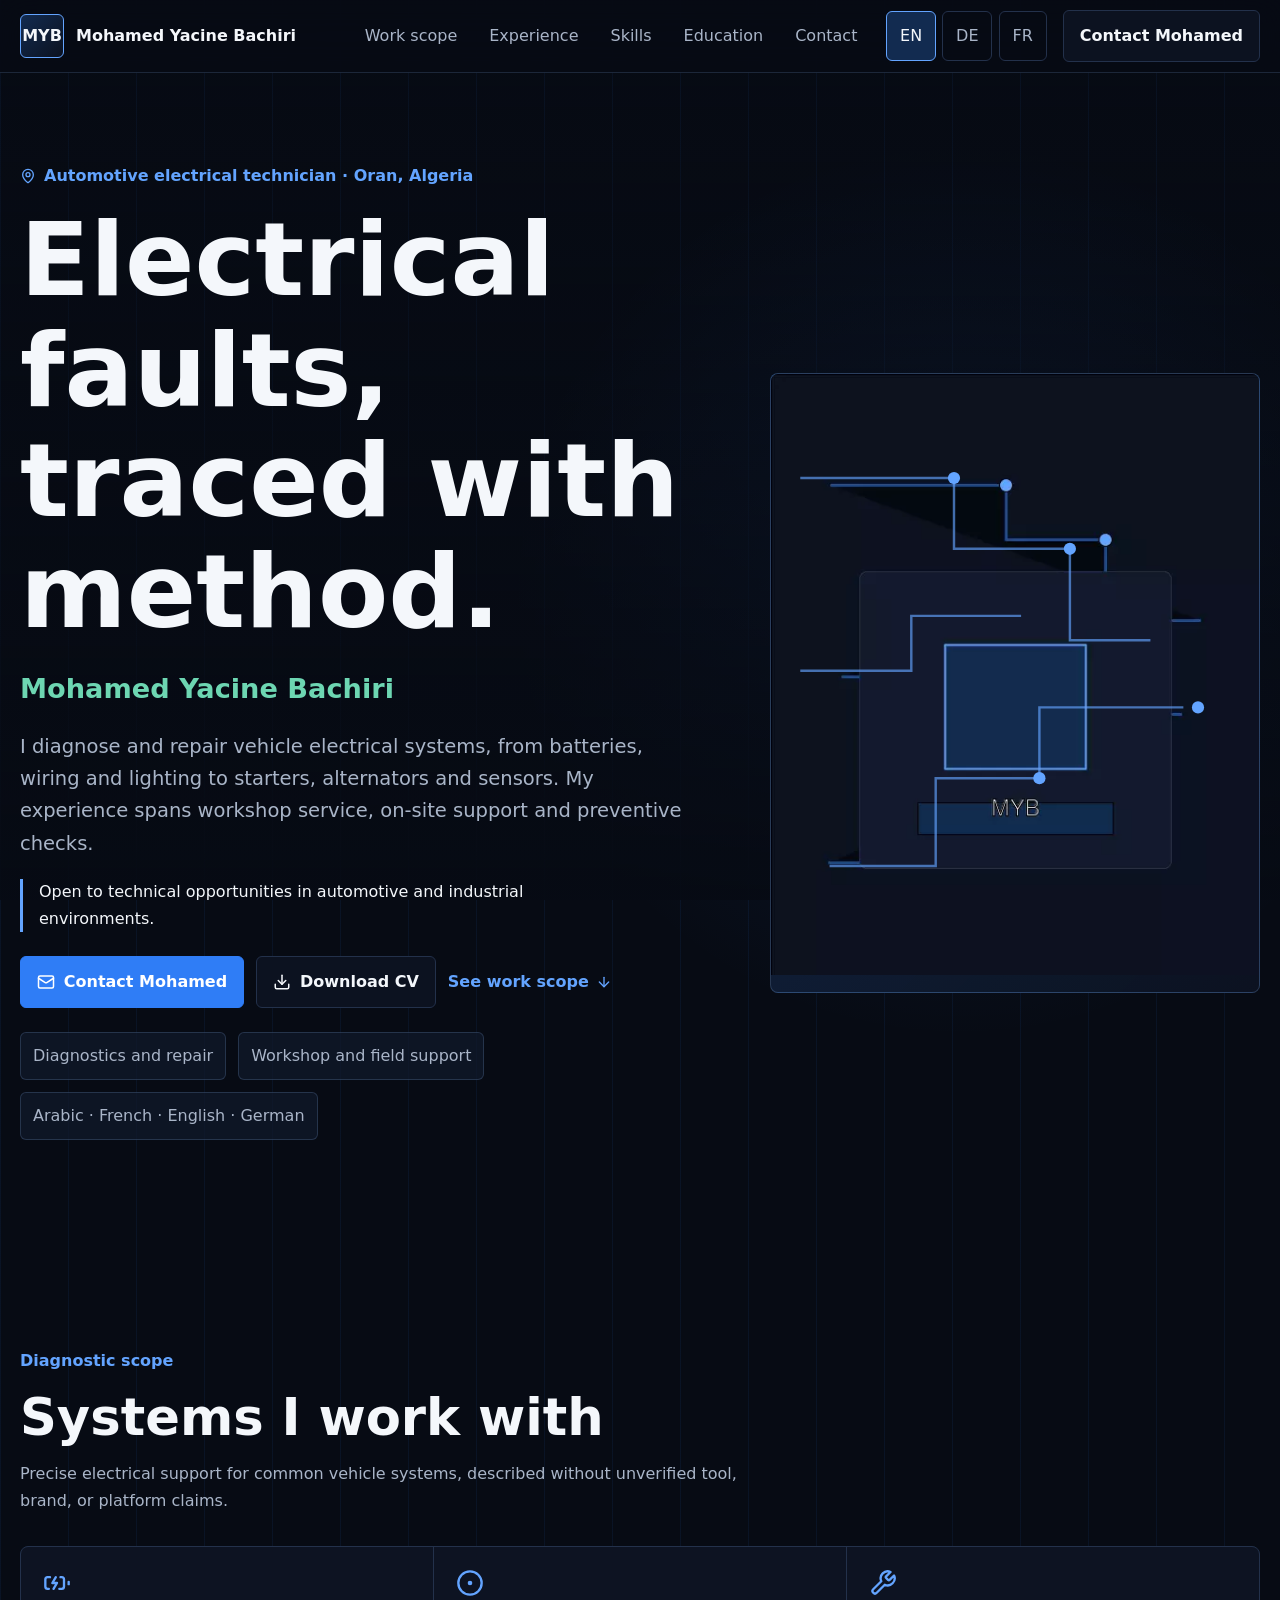
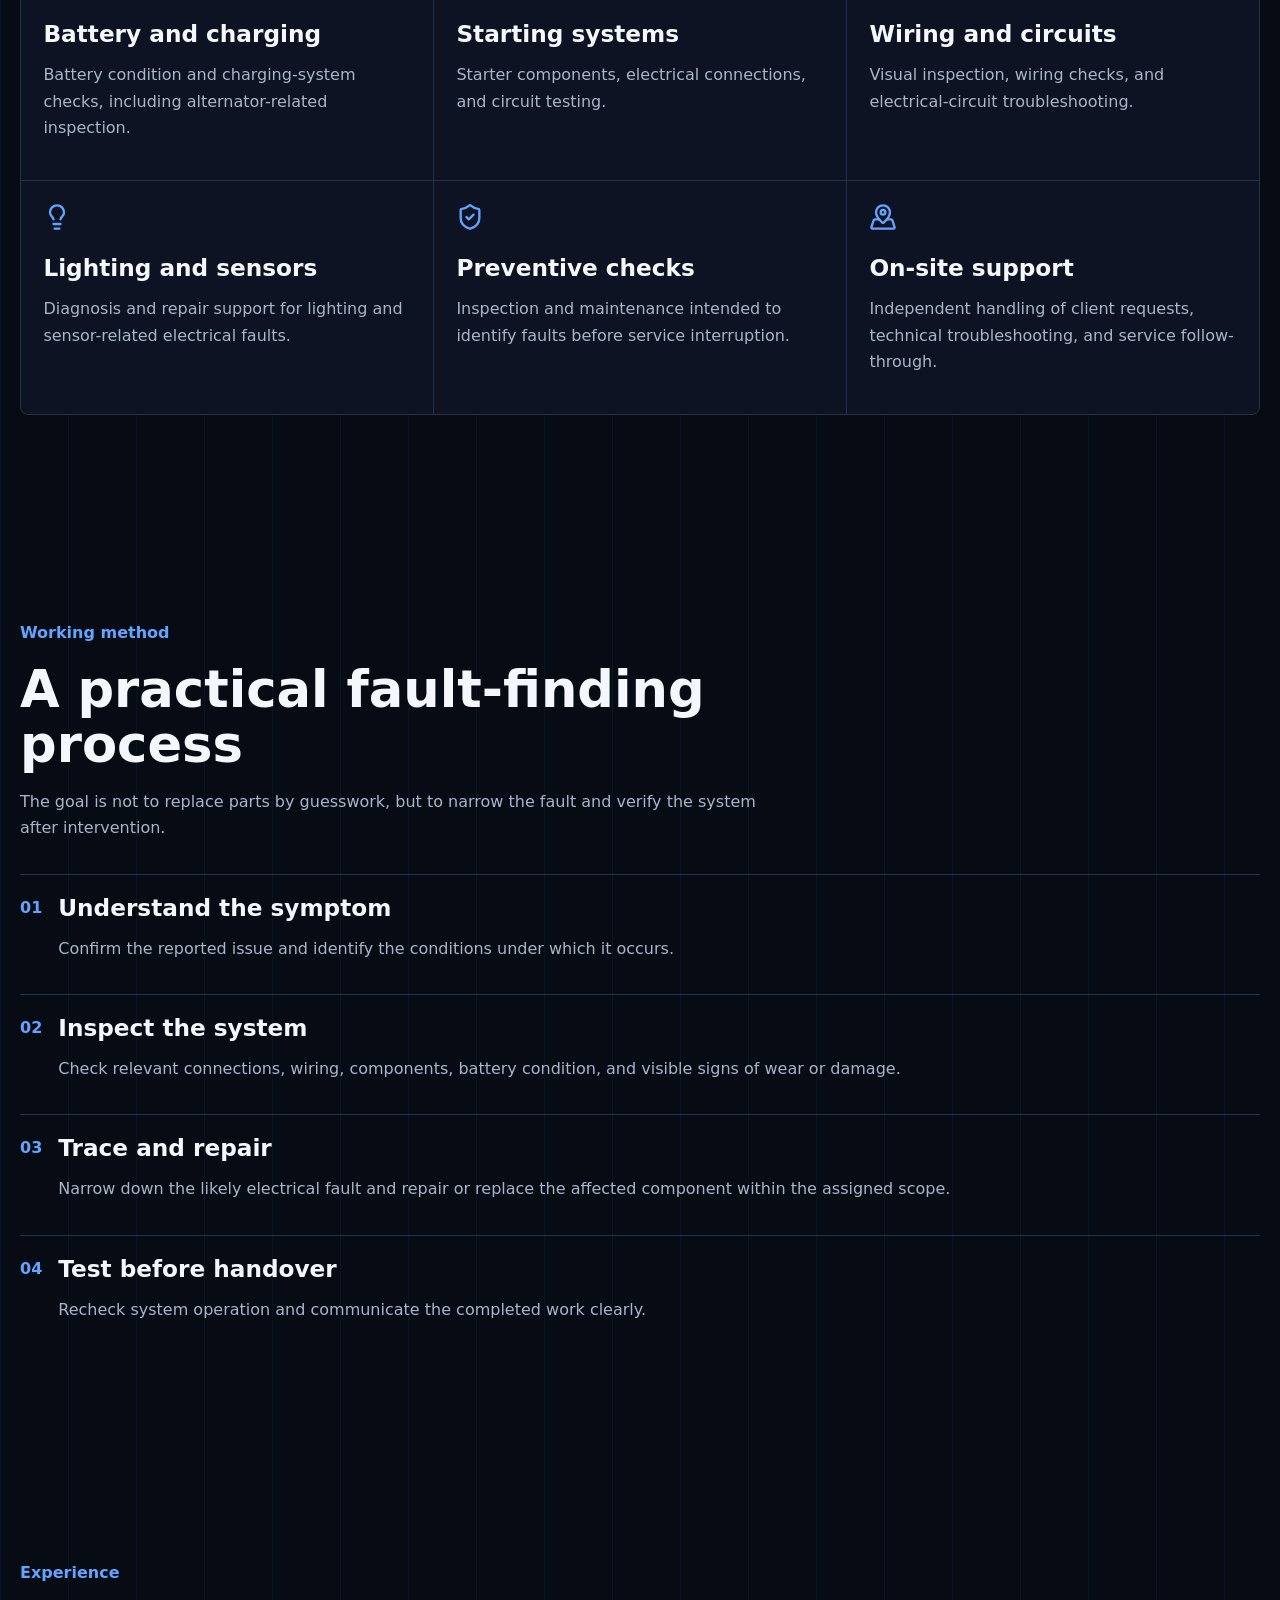
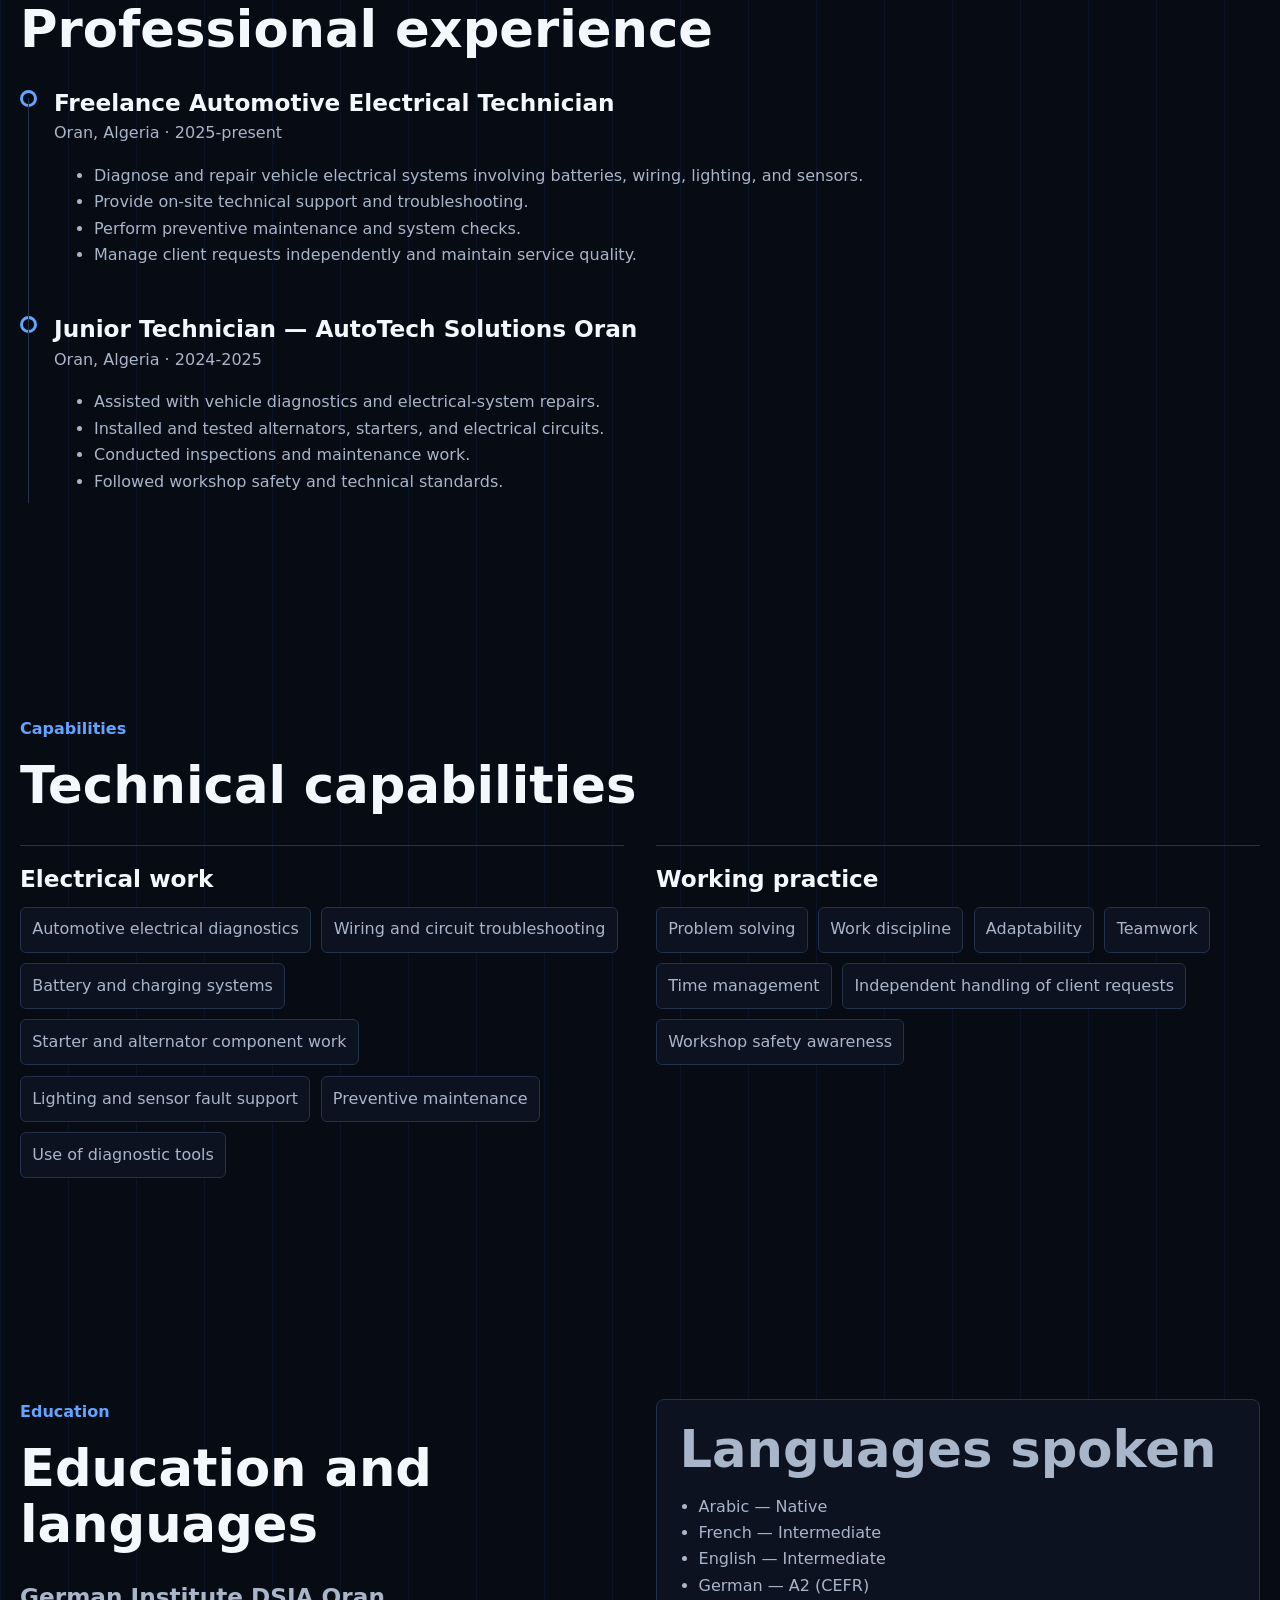
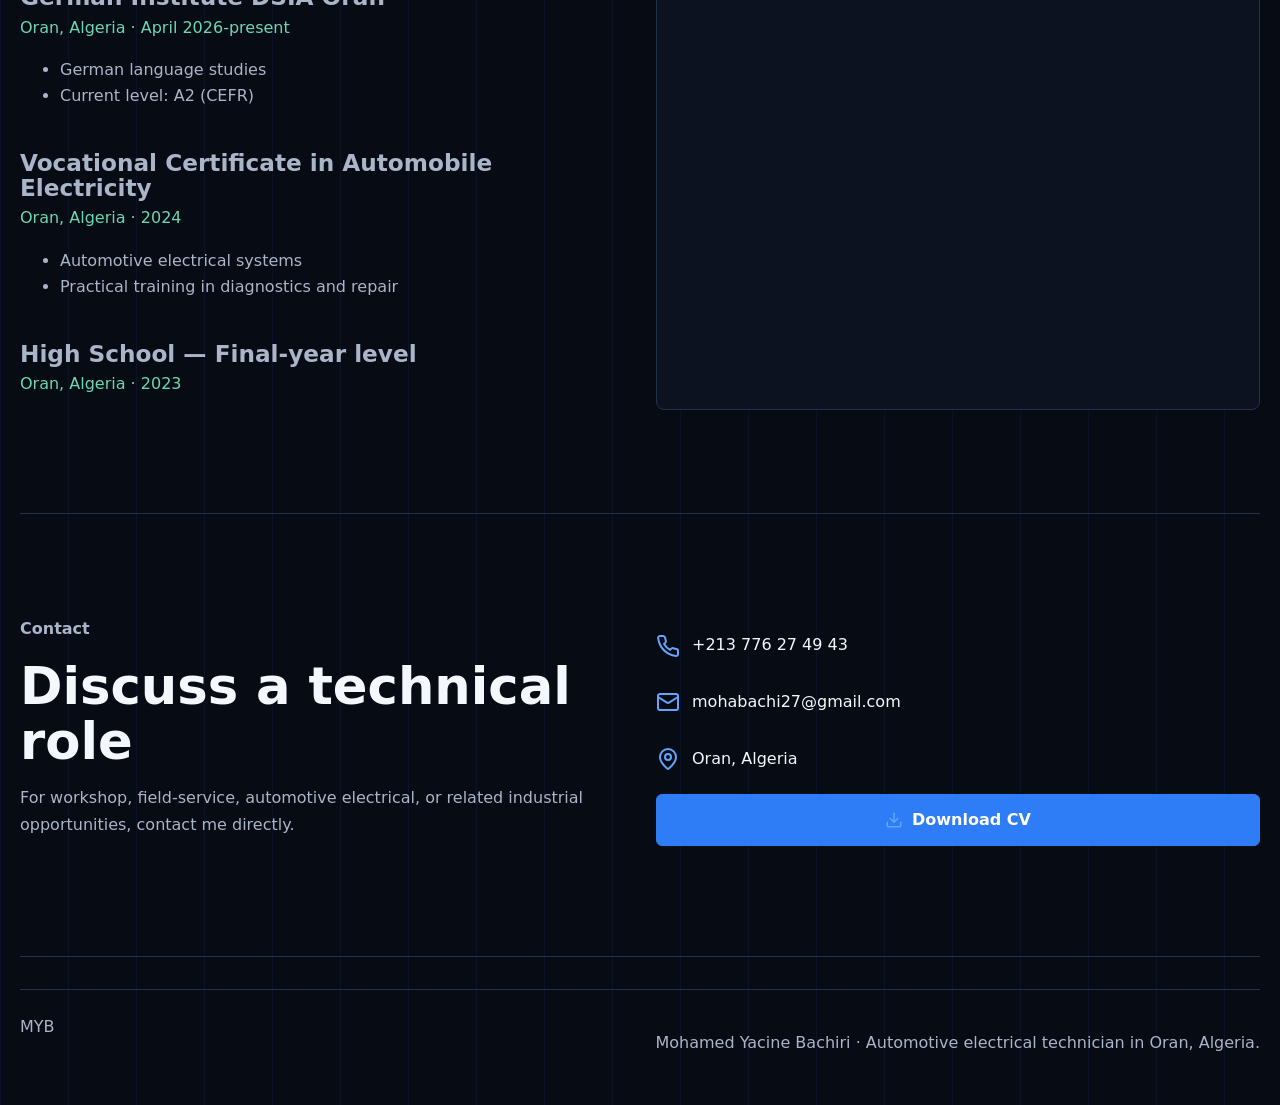
<file: index.html>
<!doctype html>
<html lang="en">
  <head>
    <meta charset="UTF-8" />
    <meta name="viewport" content="width=device-width, initial-scale=1.0" />
    <meta name="theme-color" content="#070b14" />
    <meta
      name="description"
      content="Automotive electrical technician in Oran with experience in vehicle diagnostics, wiring, charging and starting systems, repairs, and preventive maintenance."
    />
    <link rel="canonical" href="https://yacine-moh540.github.io/en" />
    <link rel="alternate" hreflang="en" href="https://yacine-moh540.github.io/en" />
    <link rel="alternate" hreflang="fr" href="https://yacine-moh540.github.io/fr" />
    <link rel="alternate" hreflang="de" href="https://yacine-moh540.github.io/de" />
    <link rel="alternate" hreflang="x-default" href="https://yacine-moh540.github.io/en" />
    <meta property="og:type" content="profile" />
    <meta property="og:title" content="Mohamed Yacine Bachiri | Automotive Electrical Technician" />
    <meta property="og:description" content="Automotive electrical technician in Oran, Algeria." />
    <meta property="og:locale" content="en_US" />
    <meta property="og:image" content="https://yacine-moh540.github.io/og/og-en.svg" />
    <meta name="twitter:card" content="summary_large_image" />
    <meta name="twitter:title" content="Mohamed Yacine Bachiri | Automotive Electrical Technician" />
    <meta
      name="twitter:description"
      content="Automotive electrical technician in Oran with experience in vehicle diagnostics, wiring, charging and starting systems, repairs, and preventive maintenance."
    />
    <title>Mohamed Yacine Bachiri | Automotive Electrical Technician</title>
    <script type="module" crossorigin src="/assets/index-CKt0tqb8.js"></script>
    <link rel="stylesheet" crossorigin href="/assets/index-aEMxuI8c.css">
  </head>
  <body>
    <div id="root"></div>
  </body>
</html>
</file>
<file: assets/index-aEMxuI8c.css>
:root{--bg: #070b14;--surface-1: #0c1220;--surface-2: #111a2c;--line: #23314b;--text: #f4f7fb;--text-muted: #a9b5c8;--blue: #2f7df6;--blue-bright: #63a4ff;--blue-soft: #122b50;--focus: #8fc0ff;--success: #6dd6b2;--max-width: 1240px;--font-display: "Space Grotesk", Inter, ui-sans-serif, system-ui, sans-serif;--font-body: Inter, Manrope, ui-sans-serif, system-ui, sans-serif}*{box-sizing:border-box}html{color-scheme:dark;scroll-behavior:smooth}body{margin:0;min-width:320px;background:linear-gradient(90deg,rgba(47,125,246,.08) 1px,transparent 1px) 0 0 / 68px 68px,radial-gradient(circle at 75% 10%,rgba(47,125,246,.13),transparent 28rem),var(--bg);color:var(--text);font-family:var(--font-body);font-size:16px;line-height:1.65}body:before{position:fixed;top:0;right:0;bottom:0;left:0;z-index:-1;pointer-events:none;content:"";background:linear-gradient(180deg,#070b141a,#070b14f0)}a{color:inherit}img,svg{display:block}button,a{touch-action:manipulation}:focus-visible{outline:3px solid var(--focus);outline-offset:3px}.skip-link{position:fixed;top:1rem;left:1rem;z-index:20;transform:translateY(-160%);border-radius:6px;background:var(--text);color:var(--bg);padding:.75rem 1rem;font-weight:700}.skip-link:focus{transform:translateY(0)}.section-shell{width:min(100% - 2rem,var(--max-width));margin-inline:auto}.section-pad{padding-block:clamp(4rem,8vw,7rem)}.site-header{position:sticky;top:0;z-index:10;border-bottom:1px solid rgba(143,192,255,.16);background:#070b14e6;-webkit-backdrop-filter:blur(16px);backdrop-filter:blur(16px)}.header-inner{display:flex;align-items:center;justify-content:space-between;min-height:72px;width:min(100% - 2rem,var(--max-width));margin-inline:auto;gap:1rem}.brand{display:inline-flex;align-items:center;gap:.75rem;text-decoration:none;font-family:var(--font-display);font-weight:700}.brand-mark{display:grid;place-items:center;width:44px;height:44px;border:1px solid var(--blue-bright);border-radius:6px;color:var(--text);background:linear-gradient(135deg,var(--blue-soft),var(--surface-1))}.brand-name{display:none}.nav{display:none;position:absolute;top:72px;left:0;right:0;padding:1rem;border-bottom:1px solid var(--line);background:var(--surface-1)}.nav.is-open{display:grid;gap:1rem}.nav-links,.locale-switcher{display:flex;gap:.4rem}.nav-links{flex-direction:column}.nav-links a,.locale-switcher button{min-height:44px;border-radius:6px;padding:.7rem .8rem;color:var(--text-muted);text-decoration:none;font:inherit}.locale-switcher button{border:1px solid var(--line);background:transparent;cursor:pointer}.locale-switcher button[aria-pressed=true]{border-color:var(--blue-bright);color:var(--text);background:var(--blue-soft)}.icon-button{display:grid;place-items:center;width:44px;height:44px;border:1px solid var(--line);border-radius:6px;background:var(--surface-1);color:var(--text)}.hero{display:grid;gap:clamp(2rem,5vw,4rem);align-items:center;min-height:calc(100svh - 72px);padding-block:clamp(2rem,7vw,6rem)}.eyebrow{display:inline-flex;align-items:center;gap:.5rem;margin:0 0 1rem;color:var(--blue-bright);font-weight:700}h1,h2,h3{margin:0;font-family:var(--font-display);line-height:1.08;letter-spacing:0}h1{max-width:10ch;font-size:clamp(3rem,8vw,6.8rem)}h2{font-size:clamp(2rem,4vw,3.5rem)}h3{font-size:clamp(1.18rem,2vw,1.45rem)}.hero-name{margin:1.2rem 0 0;color:var(--success);font-family:var(--font-display);font-size:clamp(1.2rem,3vw,1.7rem);font-weight:700}.lede{max-width:68ch;color:var(--text-muted);font-size:clamp(1.04rem,2vw,1.22rem)}.availability{max-width:56ch;border-left:3px solid var(--blue-bright);padding-left:1rem;color:var(--text)}.actions,.quick-facts{display:flex;flex-wrap:wrap;gap:.75rem;margin-top:1.5rem}.button{display:inline-flex;align-items:center;justify-content:center;gap:.55rem;min-height:46px;border:1px solid var(--line);border-radius:6px;padding:.75rem 1rem;font-weight:800;text-decoration:none}.button.primary{border-color:var(--blue);background:var(--blue);color:#fff}.button.secondary,.button.compact{background:var(--surface-1)}.text-link{display:inline-flex;align-items:center;gap:.45rem;min-height:46px;color:var(--blue-bright);font-weight:800;text-decoration:none}.quick-facts{list-style:none;padding:0}.quick-facts li{border:1px solid rgba(143,192,255,.18);border-radius:6px;padding:.6rem .75rem;background:#111a2cb8;color:var(--text-muted)}.portrait-wrap{position:relative;min-height:420px;border:1px solid rgba(143,192,255,.22);border-radius:8px;overflow:hidden;background:linear-gradient(135deg,#122b50e6,#0c1220fa),var(--surface-1)}.portrait-wrap picture,.portrait-wrap img{width:100%;height:100%}.portrait-wrap img{object-fit:cover;object-position:center}.circuit-trace{position:absolute;top:0;right:0;bottom:0;left:0;z-index:1;width:100%;height:100%;fill:none;stroke:#63a4ffa6;stroke-width:2}.circuit-trace path{stroke-dasharray:420;animation:trace 5s ease-in-out infinite}.circuit-trace circle{fill:var(--blue-bright);stroke:none}.section-heading{max-width:760px;margin-bottom:2rem}.section-heading p:not(.eyebrow),.capability-cell p,.process-list p,.timeline p,.timeline li,.skill-group li,.education-list,.language-panel,.contact-section p{color:var(--text-muted)}.capability-grid{display:grid;gap:1px;overflow:hidden;border:1px solid var(--line);border-radius:8px;background:var(--line)}.capability-cell{min-height:230px;padding:1.4rem;background:#0c1220f0}.capability-cell svg{width:28px;height:28px;margin-bottom:1.5rem;color:var(--blue-bright)}.process-list{display:grid;gap:1rem;padding:0;list-style:none}.process-list li{display:grid;grid-template-columns:auto 1fr;gap:1rem;border-top:1px solid var(--line);padding-top:1.25rem}.process-list span,.timeline-marker{color:var(--blue-bright);font-family:var(--font-display);font-weight:800}.timeline{position:relative;display:grid;gap:2rem}.timeline:before{position:absolute;top:.5rem;bottom:.5rem;left:8px;width:1px;background:var(--line);content:""}.timeline-item{display:grid;grid-template-columns:18px 1fr;gap:1rem}.timeline-marker{width:17px;height:17px;border:3px solid var(--blue-bright);border-radius:50%;background:var(--bg)}.meta{margin:.35rem 0 .8rem;color:var(--success)}.skill-groups,.education-grid,.contact-section{display:grid;gap:2rem}.skill-group{border-top:1px solid var(--line);padding-top:1.2rem}.tag-list{display:flex;flex-wrap:wrap;gap:.65rem;padding:0;list-style:none}.tag-list li{border:1px solid var(--line);border-radius:6px;padding:.55rem .7rem;background:var(--surface-1)}.education-list{display:grid;gap:1.5rem}.language-panel{border:1px solid var(--line);border-radius:8px;padding:1.4rem;background:var(--surface-1)}.language-panel ul{padding-left:1.2rem}.contact-section{align-items:center;border-block:1px solid var(--line)}.contact-actions{display:grid;gap:.8rem}.contact-actions a:not(.button),.contact-actions>span{display:inline-flex;align-items:center;gap:.75rem;min-height:44px;color:var(--text);text-decoration:none}.contact-actions svg{flex:0 0 auto;color:var(--blue-bright)}.site-footer{padding-block:2rem}.footer-inner{display:flex;flex-wrap:wrap;gap:.75rem;justify-content:space-between;border-top:1px solid var(--line);padding-top:1.5rem;color:var(--text-muted)}.not-found{display:grid;place-content:center;min-height:100svh;width:min(100% - 2rem,760px);margin-inline:auto}@keyframes trace{0%,to{stroke-dashoffset:420}45%,60%{stroke-dashoffset:0}}@media(prefers-reduced-motion:reduce){*,*:before,*:after{scroll-behavior:auto!important;animation-duration:.01ms!important;animation-iteration-count:1!important;transition-duration:.01ms!important}}@media(max-width:560px){.actions .button,.actions .text-link{width:100%}}@media(min-width:760px){.brand-name{display:inline}.capability-grid{grid-template-columns:repeat(2,minmax(0,1fr))}.skill-groups,.education-grid,.contact-section{grid-template-columns:1fr 1fr}}@media(min-width:1020px){.menu-button{display:none}.nav,.nav.is-open{position:static;display:flex;align-items:center;gap:1rem;padding:0;border:0;background:transparent}.nav-links{flex-direction:row}.hero{grid-template-columns:minmax(0,7fr) minmax(360px,5fr)}.portrait-wrap{min-height:620px;transform:translateY(1.5rem)}.capability-grid{grid-template-columns:repeat(3,minmax(0,1fr))}}
</file>
